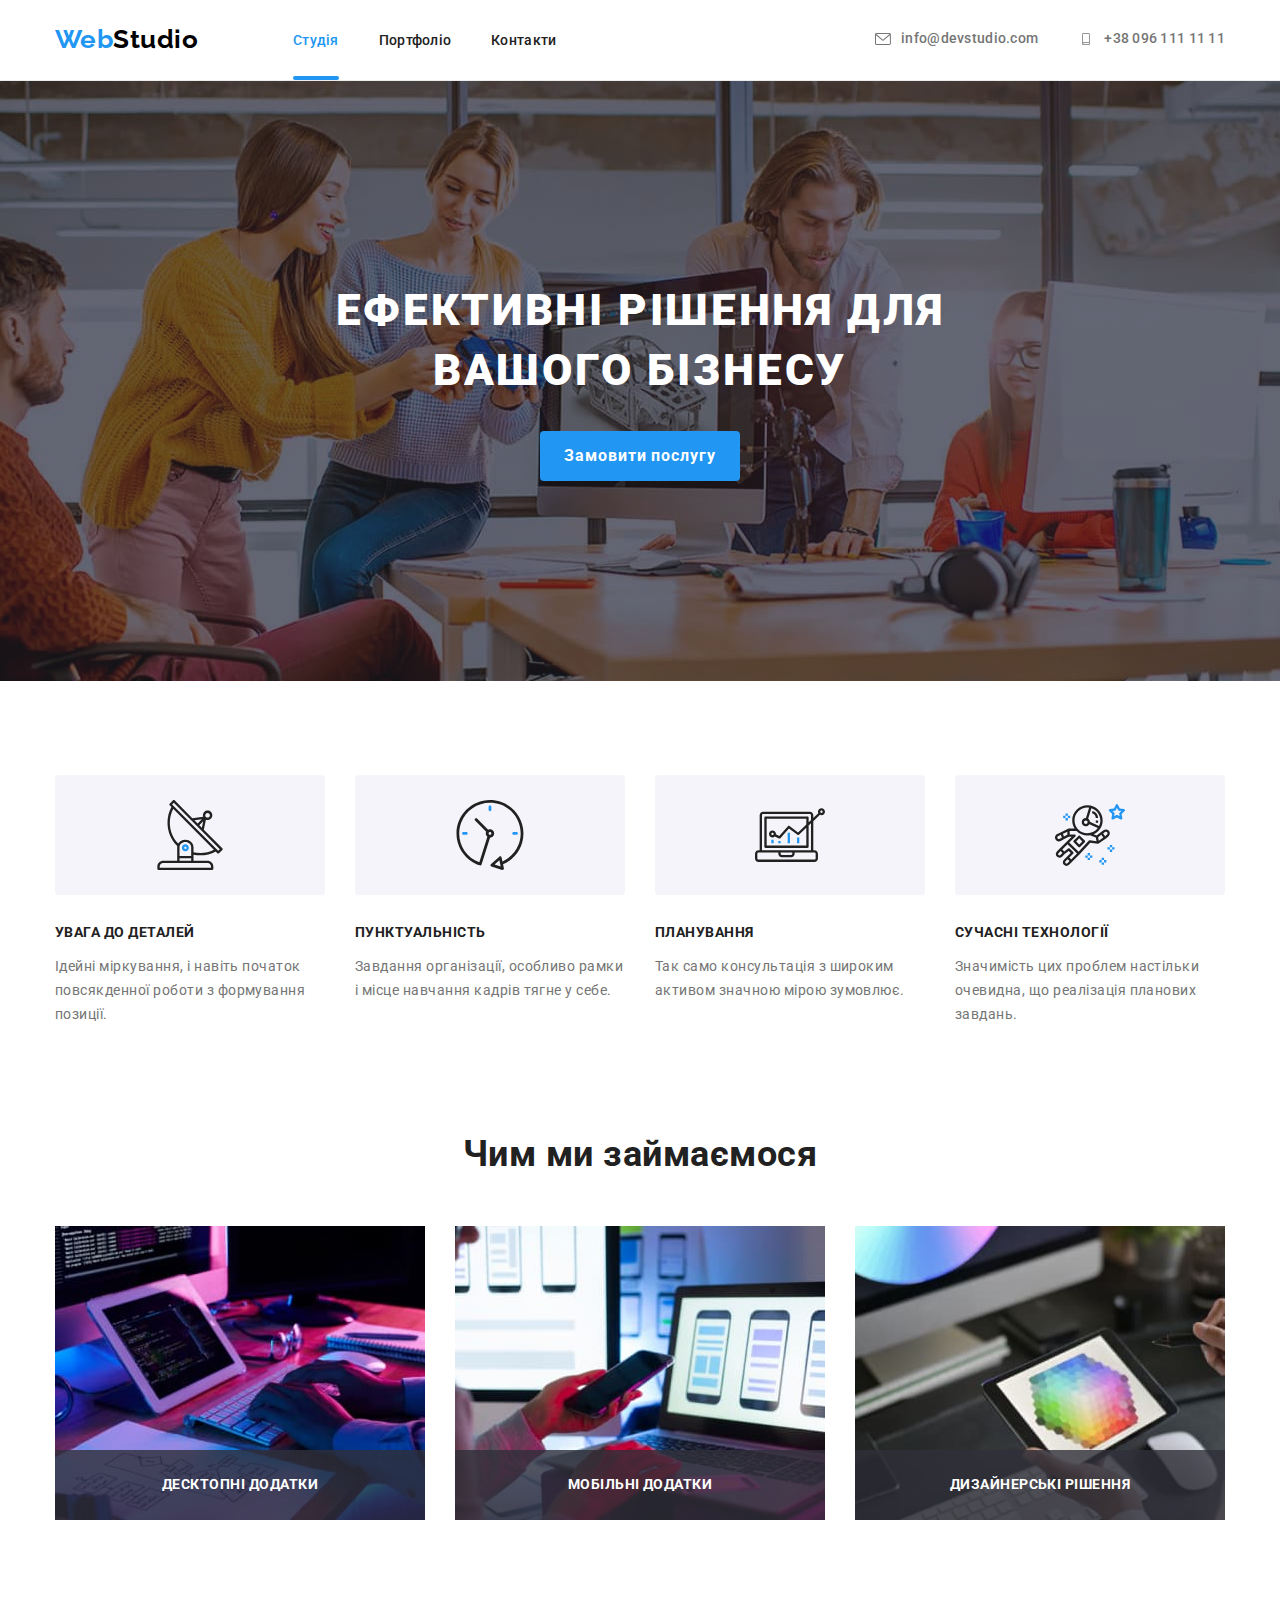
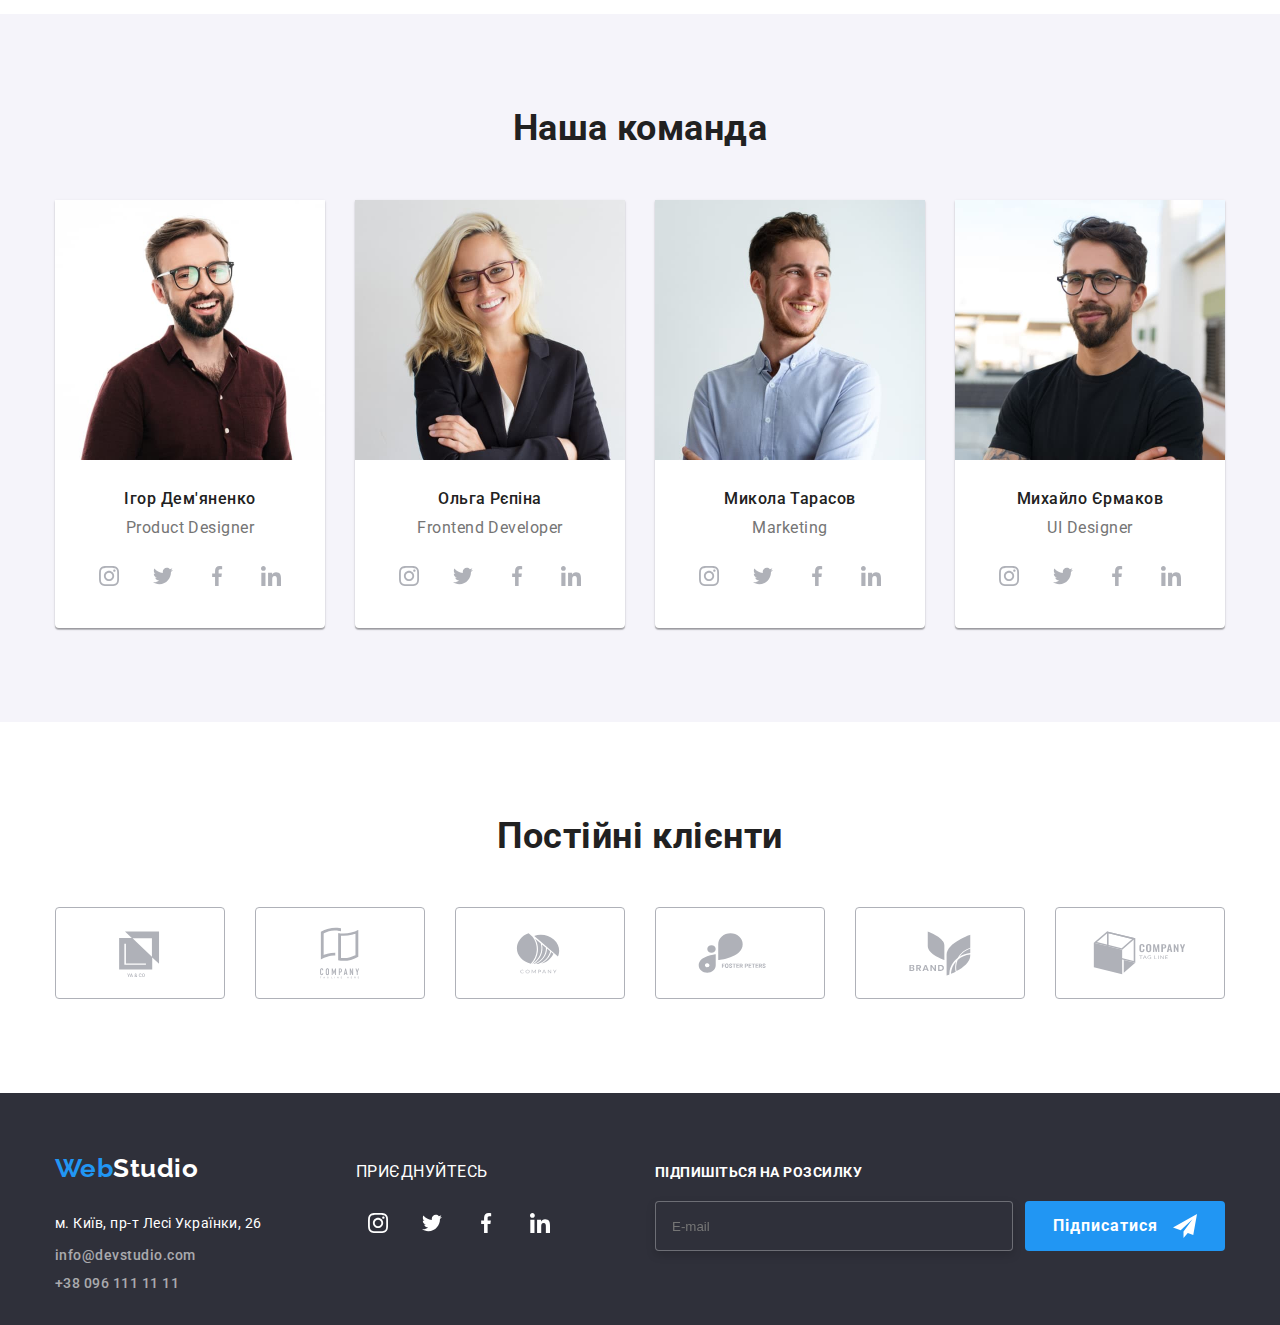
<file: index.html>
<!DOCTYPE html>
<html lang="uk">

<head>
  <meta charset="UTF-8" />
  <meta http-equiv="X-UA-Compatible" content="IE=edge" />
  <meta name="viewport" content="width=device-width, initial-scale=1.0" />
  <title>Студія</title>

  <!-- Fonts -->

  <link rel=" preconnect" href="https://fonts.googleapis.com">
  <link rel="preconnect" href="https://fonts.gstatic.com" crossorigin>
  <link href="https://fonts.googleapis.com/css2?family=Raleway:wght@700&family=Roboto:wght@400;500;700;900&display=swap"
    rel="stylesheet">

  <!-- Normalized styles -->

  <link rel="stylesheet" href="https://cdnjs.cloudflare.com/ajax/libs/modern-normalize/1.1.0/modern-normalize.min.css"
    integrity="sha512-wpPYUAdjBVSE4KJnH1VR1HeZfpl1ub8YT/NKx4PuQ5NmX2tKuGu6U/JRp5y+Y8XG2tV+wKQpNHVUX03MfMFn9Q=="
    crossorigin="anonymous" referrerpolicy="no-referrer" />

  <!-- CSS styles -->

  <link rel="stylesheet" href="./css/styles.css" />

</head>

<body>
  <!-- Шапка сайту-->

  <header class="page-header">
    <div class="container header-nav">
      <a href="./index.html" class="logo-accent link">Web<span class="logo-text">Studio</span></a>
      <nav class="site-nav">
        <ul class="list">
          <li class="item">
            <a href="./index.html" class="link current">Студія</a>
          </li>
          <li class="item"><a href="./portfolio.html" class="link">Портфоліо</a></li>
          <li class="item">
            <a href="" class="link">Контакти</a>
          </li>
        </ul>
      </nav>
      <ul class="list">
        <li class="contact-item">
          <a href="mailto:info@devstudio.com" class="contact link">
            <svg class="contact-icon" width="16" height="12">
              <use href="./images/icons.svg#icon-envelope"></use>
            </svg>
            info@devstudio.com</a>
        </li>
        <li class="contact-item">
          <a href="tel:+380961111111" class="contact link">
            <svg class="contact-icon" width="16" height="12">
              <use href="./images/icons.svg#icon-smartphone"></use>
            </svg>
            +38 096 111 11 11</a>
        </li>
      </ul>
    </div>
  </header>
  <main>
    <!-- Герой -->

    <section class="section hero">
      <div class="container">
        <h1 class="hero-title">
          Ефективні рішення для вашого бізнесу
        </h1>
        <button type="button" class="button primary" data-modal-open>Замовити послугу</button>
      </div>
    </section>

    <!-- Особливості -->

    <section class="section">
      <div class="container">
        <h2 class="visually-hidden">Особливості</h2>
        <ul class="list features">
          <li class="item">
            <div class="features-container">
              <svg class="features-icon" width="70" height="70">
                <use href="./images/icons.svg#icon-antenna"></use>
              </svg>
            </div>
            <h3 class="title">УВАГА ДО ДЕТАЛЕЙ</h3>
            <p class="section-text">
              Ідейні міркування, і навіть початок повсякденної роботи з
              формування позиції.
            </p>
          </li>
          <li class="item">
            <div class="features-container">
              <svg class="features-icon" width="70" height="70">
                <use href="./images/icons.svg#icon-clock"></use>
              </svg>
            </div>
            <h3 class="title">ПУНКТУАЛЬНІСТЬ</h3>
            <p class="section-text">
              Завдання організації, особливо рамки і місце навчання кадрів тягне у себе.
            </p>
          </li>
          <li class="item">
            <div class="features-container">
              <svg class="features-icon" width="70" height="70">
                <use href="./images/icons.svg#icon-diagram"></use>
              </svg>
            </div>
            <h3 class="title">ПЛАНУВАННЯ</h3>
            <p class="section-text">
              Так само консультація з широким активом значною мірою зумовлює.
          </li>
          <li class="item">
            <div class="features-container">
              <svg class="features-icon" width="70" height="70">
                <use href="./images/icons.svg#icon-astronaut"></use>
              </svg>
            </div>
            <h3 class="title">СУЧАСНІ ТЕХНОЛОГІЇ</h3>
            <p class="section-text">
              Значимість цих проблем настільки очевидна, що реалізація планових завдань.
          </li>
        </ul>
      </div>
    </section>

    <!-- Чим ми займаємося -->

    <section class="section work">
      <div class="container">
        <h2 class="heading">Чим ми займаємося</h2>
        <ul class="list work-type">
          <li class="item">
            <div class="work-label">
              <img src="./images/desktopn.jpg" alt="Десктопні додатки" width="370" height="294" />
              <h3 class="label-text">Десктопні додатки</h3>
            </div>
          </li>
          <li class="item">
            <div class="work-label">
              <img src="./images/mobilen.jpg" alt="Мобільні додатки" width="370" height="294" />
              <h3 class="label-text">Мобільні додатки</h3>
            </div>
          </li>
          <li class="item">
            <div class="work-label">
              <img src="./images/designn.jpg" alt="Дизайнерскі проекти" width="370" height="294" />
              <h3 class="label-text">Дизайнерські рішення</h3>
            </div>
          </li>
        </ul>
      </div>
    </section>

    <!-- Команда -->

    <section class="section team">
      <div class="container">
        <h2 class="heading">Наша команда</h2>
        <ul class="list team">

          <li class="team-card">
            <div class="team-card-item">
              <img class="card" src="./images/idemianenko.jpg" alt="Ігор Дем'яненко" width="270" height="260" />
              <div>
                <h3 class="title">
                  Ігор Дем'яненко
                </h3>
                <p lang="en" class="item">Product Designer</p>
              </div>
              <div class="social-container">
                <ul class="list social-item">

                  <li>
                    <a href="" class="social-link">
                      <svg width="20" height="20">
                        <use href="./images/icons.svg#icon-instagram">
                        </use>
                      </svg>
                    </a>
                  </li>

                  <li>
                    <a href="" class="social-link">
                      <svg width="20" height="20">
                        <use href="./images/icons.svg#icon-twitter">
                        </use>
                      </svg>
                    </a>
                  </li>

                  <li>
                    <a href="" class="social-link">
                      <svg width="20" height="20">
                        <use href="./images/icons.svg#icon-facebook">
                        </use>
                      </svg>
                    </a>
                  </li>

                  <li>
                    <a href="" class="social-link">
                      <svg width="20" height="20">
                        <use href="./images/icons.svg#icon-linkedin">
                        </use>
                      </svg>
                    </a>
                  </li>
                </ul>
              </div>
            </div>
          </li>

          <li class="team-card">
            <div class="team-card-item">
              <img class="card" src="./images/orepina.jpg" alt="Ольга Рєпіна" width="270" height="260" />
              <div>
                <h3 class="title">
                  Ольга Рєпіна
                </h3>
                <p lang="en" class="item">Frontend Developer</p>
              </div>
              <div class="social-container">
                <ul class="list social-item">

                  <li>
                    <a href="" class="social-link">
                      <svg width="20" height="20">
                        <use href="./images/icons.svg#icon-instagram">
                        </use>
                      </svg>
                    </a>
                  </li>

                  <li>
                    <a href="" class="social-link">
                      <svg width="20" height="20">
                        <use href="./images/icons.svg#icon-twitter">
                        </use>
                      </svg>
                    </a>
                  </li>

                  <li>
                    <a href="" class="social-link">
                      <svg width="20" height="20">
                        <use href="./images/icons.svg#icon-facebook">
                        </use>
                      </svg>
                    </a>
                  </li>

                  <li>
                    <a href="" class="social-link">
                      <svg width="20" height="20">
                        <use href="./images/icons.svg#icon-linkedin">
                        </use>
                      </svg>
                    </a>
                  </li>
                </ul>
              </div>
            </div>
          </li>

          <li class="team-card">
            <div class="team-card-item">
              <img class="card" src="./images/mtarasov.jpg" alt="Микола Тарасов" width="270" height="260" />
              <div>
                <h3 class="title">
                  Микола Тарасов
                </h3>
                <p lang="en" class="item">Marketing</p>
              </div>
              <div class="social-container">
                <ul class="list social-item">

                  <li>
                    <a href="" class="social-link">
                      <svg width="20" height="20">
                        <use href="./images/icons.svg#icon-instagram">
                        </use>
                      </svg>
                    </a>
                  </li>

                  <li>
                    <a href="" class="social-link">
                      <svg width="20" height="20">
                        <use href="./images/icons.svg#icon-twitter">
                        </use>
                      </svg>
                    </a>
                  </li>

                  <li>
                    <a href="" class="social-link">
                      <svg width="20" height="20">
                        <use href="./images/icons.svg#icon-facebook">
                        </use>
                      </svg>
                    </a>
                  </li>

                  <li>
                    <a href="" class="social-link">
                      <svg width="20" height="20">
                        <use href="./images/icons.svg#icon-linkedin">
                        </use>
                      </svg>
                    </a>
                  </li>
                </ul>
              </div>

            </div>
          </li>

          <li class="team-card">
            <div class="team-card-item">
              <img class="card" src="./images/myermakov.jpg" alt="Михайло Єрмаков" width="270" height="260" />
              <div>
                <h3 class="title">
                  Михайло Єрмаков
                </h3>
                <p lang="en" class="item">UI Designer</p>
              </div>
              <div class="social-container">
                <ul class="list social-item">

                  <li>
                    <a href="" class="social-link">
                      <svg width="20" height="20">
                        <use href="./images/icons.svg#icon-instagram">
                        </use>
                      </svg>
                    </a>
                  </li>

                  <li>
                    <a href="" class="social-link">
                      <svg width="20" height="20">
                        <use href="./images/icons.svg#icon-twitter">
                        </use>
                      </svg>
                    </a>
                  </li>

                  <li>
                    <a href="" class="social-link">
                      <svg width="20" height="20">
                        <use href="./images/icons.svg#icon-facebook">
                        </use>
                      </svg>
                    </a>
                  </li>

                  <li>
                    <a href="" class="social-link">
                      <svg width="20" height="20">
                        <use href="./images/icons.svg#icon-linkedin">
                        </use>
                      </svg>
                    </a>
                  </li>
                </ul>
              </div>
            </div>
          </li>
        </ul>
      </div>
    </section>

    <!-- Постійні клієнти -->

    <section class="section">
      <div class="container">
        <h2 class="heading">Постійні клієнти</h2>
        <ul class="clients list">
          <li>
            <a href="" class="clients-link link">
              <svg class="clients-icon" width="106" height="60">
                <use href="./images/icons.svg#icon-yaco">
                </use>
              </svg>
            </a>
          </li>
          <li>
            <a href="" class="clients-link link">
              <svg class="clients-icon" width="106" height="60">
                <use href="./images/icons.svg#icon-taglinehere">
                </use>
              </svg>
            </a>
          </li>
          <li>
            <a href="" class="clients-link link">
              <svg class="clients-icon" width="106" height="60">
                <use href="./images/icons.svg#icon-company">
                </use>
              </svg>
            </a>
          </li>
          <li>
            <a href="" class="clients-link link">
              <svg class="clients-icon" width="106" height="60">
                <use href="./images/icons.svg#icon-foster">
                </use>
              </svg>
            </a>
          </li>
          <li>
            <a href="" class="clients-link link">
              <svg class="clients-icon" width="106" height="60">
                <use href="./images/icons.svg#icon-brand">
                </use>
              </svg>
            </a>
          </li>
          <li>
            <a href="" class="clients-link link">
              <svg class="clients-icon" width="106" height="60">
                <use href="./images/icons.svg#icon-companytagline">
                </use>
              </svg>
            </a>
          </li>
        </ul>
      </div>
    </section>
  </main>

  <!-- Підвал -->

  <footer class="footer-bcg">
    <div class="container footer">
      <div>
        <a href="./index.html" class="logo-accent link">Web<span class="logo-item">Studio</span></a>
        <address class="contacts">
          <ul class="list">
            <li class="item"><a href="https://goo.gl/maps/v6efsquLe5E1oQyRA" target="_blank"
                rel="noopener noreferrer nofollow" class="contact-map link">м. Київ,
                пр-т Лесі Українки, 26</a></li>
            <li class="item"><a href="mailto:info@devstudio.com" class="contact accent link">info@devstudio.com</a>
            </li>
            <li class="item"><a href="tel:+380961111111" class="contact accent link">+38 096 111 11 11</a></li>
          </ul>
        </address>
      </div>
      <div class="social-footer">
        <p class="social-text">приєднуйтесь</p>
        <ul class="list social-item">
          <li>
            <a href="" class="social-link">
              <svg width="20" height="20">
                <use href="./images/icons.svg#icon-instagram">
                </use>
              </svg>
            </a>
          </li>
          <li>
            <a href="" class="social-link">
              <svg width="20" height="20">
                <use href="./images/icons.svg#icon-twitter">
                </use>
              </svg>
            </a>
          </li>
          <li>
            <a href="" class="social-link">
              <svg width="20" height="20">
                <use href="./images/icons.svg#icon-facebook">
                </use>
              </svg>
            </a>
          </li>
          <li>
            <a href="" class="social-link">
              <svg width="20" height="20">
                <use href="./images/icons.svg#icon-linkedin">
                </use>
              </svg>
            </a>
          </li>
        </ul>
      </div>

      <div class="form-footer">
        <form name="email">
          <div class="email-text">
            <label class="form-email-text" for="email">Підпишіться на розсилку</label>
          </div>

          <div class="form-email">
            <input class="input-footer" type="email" name="email" id="email" placeholder="E-mail" />
          </div>
        </form>
        <button class="button send-button" type="submit">Підписатися
          <svg class="send-icon" width="24" height="24">
            <use href="./images/icons.svg#icon-send"></use>
          </svg>
        </button>
      </div>

    </div>
  </footer>

  <!-- Модальне вікно з формами -->

  <div class="backdrop is-hidden" data-modal>

    <div class="modal">
      <div class="modal-container">

        <button class="modal-btn" type="button" data-modal-close>
          <svg width="18" height="18">
            <use href="./images/icons.svg#icon-close_black">
            </use>
          </svg>
        </button>

        <h2 class="modal-text">Залиште свої дані, ми вам передзвонимо</h2>

        <form name="contact-form" autocomplete="on" novalidate>

          <label class="form-label" for="user-name">Ім'я</label>
          <div class="form-box">
            <input class="form-input" id="user-name" name="user-name" type="text" />
            <svg class="form-icon" width="18" height="18">
              <use href="./images/icons.svg#icon-user"></use>
            </svg>
          </div>

          <label class="form-label" for="phone">Телефон</label>
          <div class="form-box">
            <input class="form-input" type="tel" name="phone" id="phone" />
            <svg class="form-icon" width="18" height="18">
              <use href="./images/icons.svg#icon-phone"></use>
            </svg>
          </div>

          <label class="form-label" for="user-email">Пошта</label>
          <div class="form-box">
            <input class="form-input" type="email" name="user-email" id="user-email" />
            <svg class="form-icon" width="18" height="18">
              <use href="./images/icons.svg#icon-email"></use>
            </svg>
          </div>

          <label class="form-label" for="comment">Коментар</label>
          <div class="textarea">
            <textarea class="form-textarea" name="comment" id="comment" placeholder="Введіть текст"></textarea>
          </div>

          <div class="form__check">
            <input class="check__input" id="terms-checkbox" type="checkbox" name="terms-checkbox" />
            <svg class="check__icon" width="18" height="18">
              <use href="./images/icons.svg#icon-check"></use>
            </svg>
            <label class="check" for="terms-checkbox">Погоджуюся з розсилкою та приймаю <a href=""
                class="check__link link">Умови
                договору</a>
            </label>
          </div>

          <button class="button primary form-submit" type="submit">Відправити
          </button>
        </form>
      </div>
    </div>
  </div>


  <script src="./js/modal.js"></script>
</body>

</html>
</file>
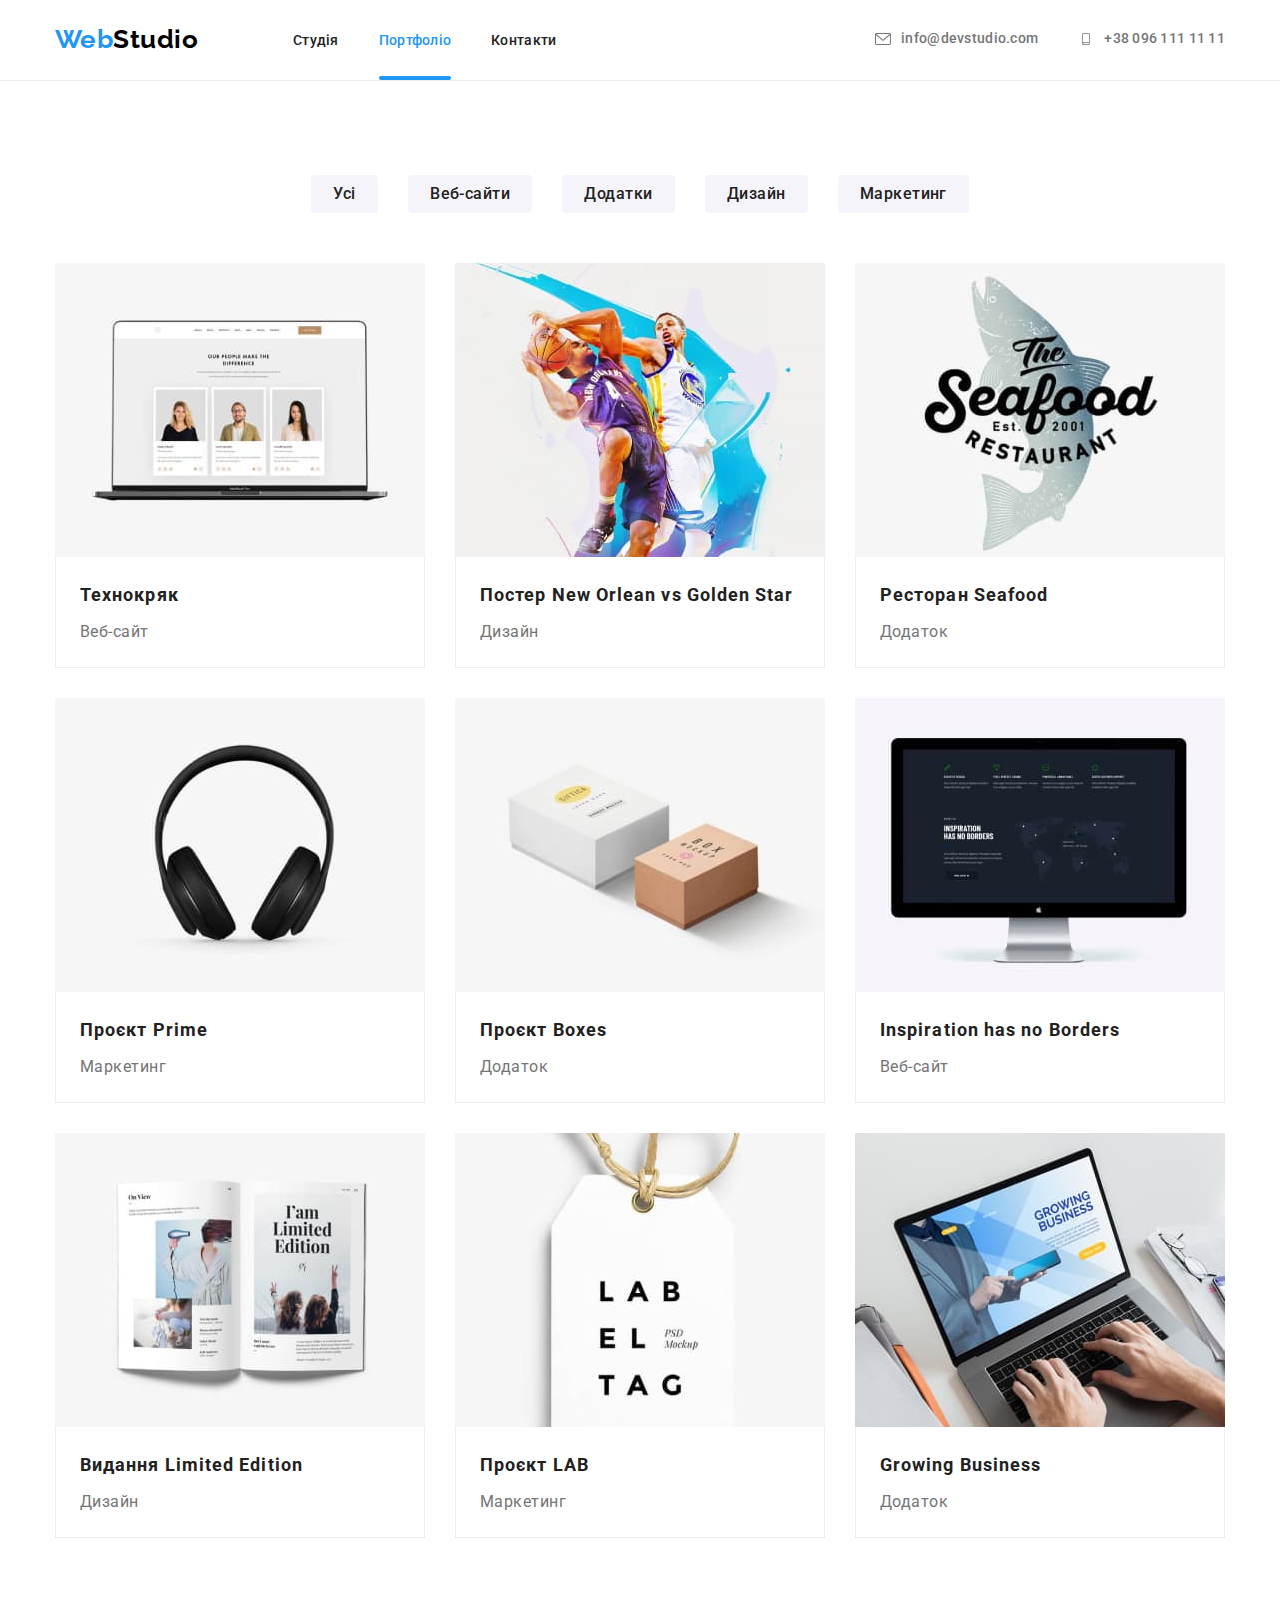
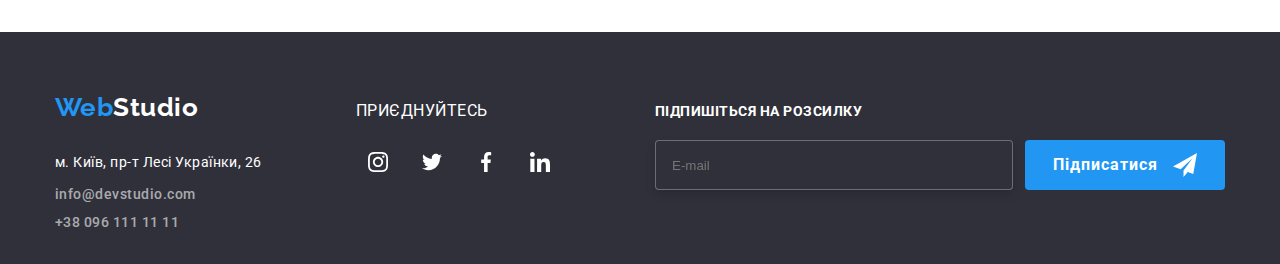
<file: portfolio.html>
<!DOCTYPE html>
<html lang="uk">

<head>
    <meta charset="UTF-8">
    <meta http-equiv="X-UA-Compatible" content="IE=edge">
    <meta name="viewport" content="width=device-width, initial-scale=1.0">
    <title>Портфоліо</title>

    <!-- Fonts -->

    <link rel=" preconnect" href="https://fonts.googleapis.com">
    <link rel="preconnect" href="https://fonts.gstatic.com" crossorigin>
    <link
        href="https://fonts.googleapis.com/css2?family=Raleway:wght@700&family=Roboto:wght@400;500;700;900&display=swap"
        rel="stylesheet">

    <!-- Normalized styles -->

    <link rel="stylesheet" href="https://cdnjs.cloudflare.com/ajax/libs/modern-normalize/1.1.0/modern-normalize.min.css"
        integrity="sha512-wpPYUAdjBVSE4KJnH1VR1HeZfpl1ub8YT/NKx4PuQ5NmX2tKuGu6U/JRp5y+Y8XG2tV+wKQpNHVUX03MfMFn9Q=="
        crossorigin="anonymous" referrerpolicy="no-referrer" />

    <!-- CSS styles -->

    <link rel="stylesheet" href="./css/styles.css" />
</head>

<body>
    <!-- Шапка сайту-->

    <header class="page-header">
        <div class="container header-nav">
            <a href="./index.html" class="logo-accent link">Web<span class="logo-text">Studio</span></a>
            <nav class="site-nav">
                <ul class="list">
                    <li class="item">
                        <a href="./index.html" class="link">Студія</a>
                    </li>
                    <li class="item"><a href="./portfolio.html" class="link current">Портфоліо</a></li>
                    <li class="item">
                        <a href="" class="link">Контакти</a>
                    </li>
                </ul>
            </nav>
            <ul class="list">
                <li class="contact-item">
                    <a href="mailto:info@devstudio.com" class="contact link">
                        <svg class="contact-icon" width="16" height="12">
                            <use href="./images/icons.svg#icon-envelope"></use>
                        </svg>
                        info@devstudio.com</a>
                </li>
                <li class="contact-item">
                    <a href="tel:+380961111111" class="contact link">
                        <svg class="contact-icon" width="16" height="12">
                            <use href="./images/icons.svg#icon-smartphone"></use>
                        </svg>
                        +38 096 111 11 11</a>
                </li>
            </ul>
        </div>
    </header>
    <main>

        <!-- Герой -->

        <section class="section">
            <div class="container">
                <h1 class="visually-hidden">Фільтри</h1>
                <ul class="list filters">
                    <li>
                        <button type="button" class="button secondary">Усі</button>
                    </li>
                    <li>
                        <button type="button" class="button secondary">Веб-сайти</button>
                    </li>
                    <li>
                        <button type="button" class="button secondary">Додатки</button>
                    </li>
                    <li>
                        <button type="button" class="button secondary">Дизайн</button>
                    </li>
                    <li>
                        <button type="button" class="button secondary">Маркетинг</button>
                    </li>
                </ul>

                <h2 class="visually-hidden section-title">Портфоліо</h2>
                <ul class="list projects-list">
                    <li class="projects">
                        <div class="projects-thumb">
                            <img src="./images/tkriak.jpg" alt="Технокряк" width="370" height="294" />

                            <p class="prj-text">Ресурс пропонує комплексні пропозиції з різним рівнем функціоналу
                                та сервісів. Все це
                                дозволить відвідувачу отримати вичерпні відомості про компанію чи приватну особу.</p>

                        </div>

                        <div class="description">
                            <h3 class="title">
                                Технокряк
                            </h3>
                            <p class="projects-item">Веб-сайт</p>
                        </div>
                    </li>
                    <li class="projects">
                        <div class="projects-thumb">
                            <img src="./images/norlean.jpg" alt="Постер New Orlean vs Golden Star" width="370"
                                height="294" />

                            <p class="prj-text">Ресурс пропонує комплексні пропозиції з різним рівнем функціоналу
                                та сервісів. Все це
                                дозволить відвідувачу отримати вичерпні відомості про компанію чи приватну особу.</p>
                        </div>

                        <div class="description">
                            <h3 class="title">
                                Постер <span lang="en">New Orlean vs Golden Star</span>
                            </h3>
                            <p class="projects-item">Дизайн</p>
                        </div>
                    </li>
                    <li class="projects">
                        <div class="projects-thumb">
                            <img src="./images/sfood.jpg" alt="Ресторан Seafood" width="370" height="294" />

                            <p class="prj-text">Ресурс пропонує комплексні пропозиції з різним рівнем функціоналу
                                та сервісів. Все це
                                дозволить відвідувачу отримати вичерпні відомості про компанію чи приватну особу.</p>
                        </div>

                        <div class="description">
                            <h3 class="title">
                                Ресторан <span lang="en">Seafood</span>
                            </h3>
                            <p class="projects-item">Додаток</p>
                        </div>
                    </li>
                    <li class="projects">
                        <div class="projects-thumb">
                            <img src="./images/primen.jpg" alt="Проєкт Prime" width="370" height="294" />

                            <p class="prj-text">Ресурс пропонує комплексні пропозиції з різним рівнем функціоналу
                                та сервісів. Все це
                                дозволить відвідувачу отримати вичерпні відомості про компанію чи приватну особу.</p>
                        </div>

                        <div class="description">
                            <h3 class="title">
                                Проєкт <span lang="en">Prime</span>
                            </h3>
                            <p class="projects-item">Маркетинг</p>
                        </div>
                    </li>
                    <li class="projects">
                        <div class="projects-thumb">
                            <img src="./images/boxesn.jpg" alt="Проєкт Boxes" width="370" height="294" />

                            <p class="prj-text">Ресурс пропонує комплексні пропозиції з різним рівнем функціоналу
                                та сервісів. Все це
                                дозволить відвідувачу отримати вичерпні відомості про компанію чи приватну особу.</p>
                        </div>

                        <div class="description">
                            <h3 class="title">
                                Проєкт <span lang="en">Boxes</span>
                            </h3>
                            <p class="projects-item">Додаток</p>
                        </div>
                    </li>
                    <li class="projects">
                        <div class="projects-thumb">
                            <img src="./images/inspirationn.jpg" alt="Inspiration has no Borders" width="370"
                                height="294" />

                            <p class="prj-text">Ресурс пропонує комплексні пропозиції з різним рівнем функціоналу
                                та сервісів. Все це
                                дозволить відвідувачу отримати вичерпні відомості про компанію чи приватну особу.</p>
                        </div>


                        <div class="description">
                            <h3 lang="en" class="title">
                                Inspiration has no Borders
                            </h3>
                            <p class="projects-item">Веб-сайт</p>
                        </div>
                    </li>
                    <li class="projects">
                        <div class="projects-thumb">
                            <img src="./images/limited.jpg" alt="Видання Limited Edition" width="370" height="294" />

                            <p class="prj-text">Ресурс пропонує комплексні пропозиції з різним рівнем функціоналу
                                та сервісів. Все це
                                дозволить відвідувачу отримати вичерпні відомості про компанію чи приватну особу.</p>
                        </div>

                        <div class="description">
                            <h3 class="title">
                                Видання <span lang="en">Limited Edition</span>
                            </h3>
                            <p class="projects-item">Дизайн</p>
                        </div>
                    </li>
                    <li class="projects">
                        <div class="projects-thumb">
                            <img src="./images/labn.jpg" alt="Проєкт LAB" width="370" height="294" />

                            <p class="prj-text">Ресурс пропонує комплексні пропозиції з різним рівнем функціоналу
                                та сервісів. Все це
                                дозволить відвідувачу отримати вичерпні відомості про компанію чи приватну особу.</p>
                        </div>


                        <div class="description">
                            <h3 class="title">
                                Проєкт <span lang="en">LAB</span>
                            </h3>
                            <p class="projects-item">Маркетинг</p>
                        </div>
                    </li>
                    <li class="projects">
                        <div class="projects-thumb">
                            <img src="./images/gbusiness.jpg" alt="Growing Business" width="370" height="294" />

                            <p class="prj-text">Ресурс пропонує комплексні пропозиції з різним рівнем функціоналу
                                та сервісів. Все це
                                дозволить відвідувачу отримати вичерпні відомості про компанію чи приватну особу.</p>
                        </div>


                        <div class="description">
                            <h3 lang="en" class="title">
                                Growing Business
                            </h3>
                            <p class="projects-item">Додаток</p>
                        </div>
                    </li>
                </ul>
            </div>
        </section>
    </main>
    <footer class="footer-bcg">
        <div class="container footer">
            <div>
                <a href="./index.html" class="logo-accent link">Web<span class="logo-item">Studio</span></a>
                <address class="contacts">
                    <ul class="list">
                        <li class="item"><a href="https://goo.gl/maps/v6efsquLe5E1oQyRA" target="_blank"
                                rel="noopener noreferrer nofollow" class="contact-map link">м. Київ,
                                пр-т Лесі Українки, 26</a></li>
                        <li class="item"><a href="mailto:info@devstudio.com"
                                class="contact accent link">info@devstudio.com</a>
                        </li>
                        <li class="item"><a href="tel:+380961111111" class="contact accent link">+38 096 111 11 11</a>
                        </li>
                    </ul>
                </address>
            </div>
            <div class="social-footer">
                <p class="social-text">приєднуйтесь</p>
                <ul class="list social-item">
                    <li>
                        <a href="" class="social-link">
                            <svg width="20" height="20">
                                <use href="./images/icons.svg#icon-instagram">
                                </use>
                            </svg>
                        </a>
                    </li>
                    <li>
                        <a href="" class="social-link">
                            <svg width="20" height="20">
                                <use href="./images/icons.svg#icon-twitter">
                                </use>
                            </svg>
                        </a>
                    </li>
                    <li>
                        <a href="" class="social-link">
                            <svg width="20" height="20">
                                <use href="./images/icons.svg#icon-facebook">
                                </use>
                            </svg>
                        </a>
                    </li>
                    <li>
                        <a href="" class="social-link">
                            <svg width="20" height="20">
                                <use href="./images/icons.svg#icon-linkedin">
                                </use>
                            </svg>
                        </a>
                    </li>
                </ul>
            </div>

            <div class="form-footer">
                <form name="email">
                    <div class="email-text">
                        <label class="form-email-text" for="email">Підпишіться на розсилку</label>
                    </div>

                    <div class="form-email">
                        <input class="input-footer" type="email" name="email" id="email" placeholder="E-mail" />
                    </div>
                </form>
                <button class="button send-button" type="submit">Підписатися
                    <svg class="send-icon" width="24" height="24">
                        <use href="./images/icons.svg#icon-send"></use>
                    </svg>
                </button>
            </div>

        </div>
    </footer>
</body>

</html>
</file>
<file: css/styles.css>
html {
  box-sizing: border-box;
}

:root {
  --primary-text-color: #757575;
  --secondary-text-color: #ffffff;
  --accent-color: #2196f3;
  --logo-text-color: #000000;
  --primary-bcg-color: #ffffff;
  --footer-text-color: rgba(255, 255, 255, 0.6);
  --section-bcg-color: #f5f5f5;
  --title-text-color: #212121;
  --secondary-bcg-color: #2f303a;
  --button-order-active: #188ce8;
  --button-primary-shadow: rgba(0, 0, 0, 0.15);
  --tertiary-bcg-color: #f5f4fa;
  --icon-text: #afb1b8;
  --border-color: #ececec;
  --projects-border-color: #eeeeee;
  --transition-time-function: cubic-bezier(0.4, 0, 0.2, 1);
  --modal-bcg-overlay-color: rgba(0, 0, 0, 0.2);
  --work-label-bcg-color: rgba(47, 48, 58, 0.8);
  --modal-button-border: rgba(0, 0, 0, 0.1);
  --input-border-color: rgba(33, 33, 33, 0.2);
  --form-comment-color: rgba(117, 117, 117, 0.5);
  --footer-border-color: rgba(255, 255, 255, 0.3);
}

body {
  margin: 0;
  background-color: var(--primary-bcg-color);
  color: var(--primary-text-color);
  font-family: Roboto, sans-serif;
  letter-spacing: 0.03em;
}

/* Utilities */

*,
*::before,
*::after {
  box-sizing: inherit;
}

h1,
h2,
h3,
h4,
h5,
h6,
p {
  margin-top: 0;
  max-width: 100%;
  height: auto;
}

img {
  display: block;
}

.list {
  display: flex;
  margin: 0;
  margin-left: auto;
  padding-left: 0;
  align-items: center;
  list-style: none;
}

.link {
  text-decoration: none;
  transition: color 250ms var(--transition-time-function);
}

.container {
  width: 1200px;
  padding-left: 15px;
  padding-right: 15px;
  margin-left: auto;
  margin-right: auto;
}

.visually-hidden {
  position: absolute;
  white-space: nowrap;
  width: 1px;
  height: 1px;
  overflow: hidden;
  border: 0;
  padding: 0;
  clip: rect(0 0 0 0);
  clip-path: inset(50%);
  margin: -1px;
}

.button {
  display: inline-block;
  border-radius: 4px;
  border: transparent;
  padding: 10px 24px;
  min-width: 67px;
  background-color: var(--accent-color);
  color: var(--secondary-text-color);
  cursor: pointer;
  font-family: inherit;
  text-align: center;
}

/* Page header */

.page-header {
  border-bottom: 1px solid var(--border-color);
}

.header-nav {
  display: flex;
  padding-top: 24px;
  padding-bottom: 25px;
  align-items: center;
}

/* Logo */

.logo-accent {
  width: 145px;
  color: var(--accent-color);
  font-family: Raleway, sans-serif;
  font-weight: 700;
  font-size: 26px;
  line-height: 1.19;
  letter-spacing: inherit;
}

.logo-text {
  color: var(--logo-text-color);
}

/* Navigation */

.site-nav .item:first-child {
  margin-left: 93px;
}

.site-nav .item {
  display: block;
  min-width: 45px;
}

.site-nav .list {
  display: flex;
}

.site-nav .item:not(:last-child) {
  margin-right: 40px;
}

.site-nav .link {
  color: var(--title-text-color);
  font-weight: 500;
  font-size: 14px;
  line-height: 1.14;
  letter-spacing: 0.02em;
}

.site-nav .link:hover,
.site-nav .link:focus {
  color: var(--accent-color);
  transition: color 250ms var(--transition-time-function);
}

.site-nav .link.current {
  position: relative;
  bottom: 0;
  left: 0;
  padding: 32px 0;
  color: var(--accent-color);
}

.site-nav .link.current:after {
  position: absolute;
  bottom: 0;
  left: 0;
  content: '';
  width: 100%;
  height: 4px;
  border-radius: 2px;
  background-color: var(--accent-color);
}

/* Address */

.header-nav .contact-item + .contact-item {
  margin-left: 40px;
}

.contact {
  display: flex;
  margin-left: auto;
  justify-content: center;
  align-items: center;
  min-width: 135px;
  color: var(--primary-text-color);
  font-weight: 500;
  font-size: 14px;
  line-height: 1.14;
  letter-spacing: 0.02em;
}

.contact:hover,
.contact:focus {
  color: var(--accent-color);
  transition: color 250ms var(--transition-time-function);
}

.contact-icon {
  margin-right: 10px;
  fill: currentColor;
}

.contact-icon:hover,
.contact-icon.focus {
  fill: currentColor;
  transition: fill 250ms var(--transition-time-function);
}

/* Hero */

.section.hero {
  max-width: 1600px;
  max-height: 600px;
  margin-left: auto;
  margin-right: auto;
  padding-top: 200px;
  padding-bottom: 200px;
  background-image: linear-gradient(
      to right,
      rgba(47, 48, 58, 0.4),
      rgba(47, 48, 58, 0.4)
    ),
    url('../images/herobackpicture.jpg');
  background-repeat: no-repeat;
  background-position: center;
  background-size: cover;
}

.hero {
  background-color: var(--secondary-bcg-color);
  color: var(--secondary-text-color);
  text-align: center;
}

.hero-title {
  display: block;
  margin-left: auto;
  margin-right: auto;
  margin-bottom: 30px;
  width: 696px;
  color: var(--secondary-color);
  font-weight: 900;
  font-size: 44px;
  line-height: 1.36;
  letter-spacing: 0.06em;
  text-transform: uppercase;
}

.button.primary {
  font-weight: 700;
  font-size: 16px;
  line-height: 1.88;
  letter-spacing: 0.06em;
}

.button.primary:hover,
.button.primary:focus {
  background-color: var(--button-order-active);
  transition: background-color 250ms var(--transition-time-function);
  box-shadow: 0px 4px 4px var(--button-primary-shadow);
}

/* Features */

.section {
  padding: 94px 0;
}

.features {
  display: flex;
  flex-wrap: wrap;
  column-gap: 30px;
  row-gap: 10px;
  align-items: flex-start;
}

.features .item {
  flex-basis: calc((100% - 90px) / 4);
}

.features-container {
  margin-bottom: 30px;
  width: 270px;
  height: 120px;
  border-radius: 4px;
  background-color: var(--tertiary-bcg-color);
}

.features-icon {
  margin: 25px 100px;
}

.title {
  color: var(--title-text-color);
  font-weight: 700;
  font-size: 14px;
  line-height: 1.14;
  text-transform: uppercase;
}

.heading {
  margin-bottom: 50px;
  color: var(--title-text-color);
  font-weight: 700;
  font-size: 36px;
  line-height: 1.16;
  text-align: center;
}

.section-text {
  font-size: 14px;
  line-height: 1.71;
}

/* What we do */

.work {
  padding-top: 0;
}

.work-type {
  display: flex;
  flex-wrap: wrap;
  column-gap: 30px;
}

.work-type .item {
  flex-basis: calc((100% - 90px) / 3);
}

.work-label {
  position: relative;
}

.label-text {
  position: absolute;
  content: '';
  bottom: 0;
  display: flex;
  justify-content: center;
  align-items: center;
  margin-bottom: 0;
  width: 100%;
  height: 70px;
  color: var(--secondary-text-color);
  background-color: var(--work-label-bcg-color);
  font-weight: 700;
  font-size: 14px;
  line-height: 1.14;
  text-transform: uppercase;
}

/* Team */

.section.team {
  background-color: var(--tertiary-bcg-color);
}

.team {
  display: flex;
  flex-wrap: wrap;
  column-gap: 30px;
  text-align: center;
}

.team-card {
  flex-basis: calc((100% - 90px) / 4);
  border-radius: 0px 0px 4px 4px;
  background-color: var(--primary-bcg-color);
  box-shadow: 0px 1px 3px rgba(0, 0, 0, 0.12), 0px 1px 1px rgba(0, 0, 0, 0.14),
    0px 2px 1px rgba(0, 0, 0, 0.2);
}

.card {
  margin-bottom: 30px;
}

.team-card .title {
  margin-bottom: 10px;
  font-weight: 500;
  font-size: 16px;
  line-height: 1.18;
  text-transform: none;
}

.team-card-item {
  margin-bottom: 0;
  font-size: 16px;
  line-height: 1.18;
}

.social-container {
  margin: 0 32px 30px 32px;
  min-width: 206px;
  min-height: 44px;
  align-items: center;
  justify-content: center;
}

.social-link {
  display: flex;
  width: 44px;
  height: 44px;
  justify-content: center;
  align-items: center;
  border-radius: 50%;
  fill: var(--icon-text);
  transition: fill 250ms var(--transition-time-function);
}

.team .social-item {
  justify-content: center;
}

.social-item {
  gap: 10px;
}

.social-link:hover {
  fill: var(--secondary-text-color);
  background-color: var(--accent-color);
  transition: background-color 250ms var(--transition-time-function),
    fill 250ms var(--transition-time-function);
}

/* Our clients */

.clients {
  display: flex;
  flex-wrap: wrap;
  column-gap: 30px;
  margin-left: auto;
  margin-right: auto;
  justify-content: center;
  align-items: center;
}

.clients-link {
  display: flex;
  flex-basis: calc((100% - 150px) / 6);
  padding: 16px 32px;
  width: 170px;
  height: 92px;
  border: 1px solid var(--icon-text);
  border-radius: 4px;
  color: var(--icon-text);
}

.clients-link:hover,
.clients-link:focus {
  border: 1px solid var(--accent-color);
  color: var(--accent-color);
  transition: border 250ms var(--transition-time-function),
    color 250ms var(--transition-time-function);
}

.clients-icon {
  fill: currentColor;
}

/* Footer */

.footer-bcg {
  background-color: var(--secondary-bcg-color);
}

.footer {
  display: flex;
  align-items: baseline;
}

.footer .contact {
  display: block;
  margin-left: auto;
  min-width: 135px;
  color: var(--primary-text-color);
  font-weight: 500;
  font-size: 14px;
  line-height: 1.14;
  letter-spacing: 0.02em;
}

.contacts .list {
  display: block;
}

.social-svg {
  margin-left: 70px;
  width: 206px;
  height: 80px;
}

.container.footer {
  padding-top: 60px;
  padding-bottom: 60px;
}

.logo-item {
  color: var(--secondary-text-color);
}

.contacts {
  width: 231px;
  height: 81px;
  font-style: normal;
  font-size: 14px;
  line-height: 1.71;
}

.footer-bcg .item:not(:last-child) {
  padding-bottom: 12px;
}

.footer-bcg .item:first-child {
  padding-top: 28px;
}

.contact-map {
  color: var(--secondary-text-color);
}

.contact.accent {
  color: var(--footer-text-color);
  letter-spacing: inherit;
}

/* Social */

.social-footer {
  margin-left: 70px;
  color: var(--secondary-text-color);
}

.social-text {
  margin-bottom: 20px;
  text-transform: uppercase;
}

.social-footer .social-link {
  fill: var(--secondary-text-color);
}

/* Form footer Email input */

.form-footer {
  display: flex;
  gap: 12px;
  margin-left: auto;
  justify-content: center;
  align-items: flex-end;
}

.email-text {
  margin-bottom: 20px;
}

.form-email-text {
  font-weight: 700;
  font-size: 14px;
  line-height: 1.14;
  text-transform: uppercase;
  letter-spacing: inherit;
  color: var(--secondary-text-color);
}

.form-email-text::placeholder {
  font-size: 16px;
  line-height: 1.25;
  color: var(--footer-text-color);
}
.input-footer {
  padding-top: 15px;
  padding-bottom: 15px;
  padding-left: 16px;
  width: 358px;
  height: 50px;
  outline: none;
  resize: none;
  background-color: var(--secondary-bcg-color);
  border: 1px solid var(--footer-border-color);
  filter: drop-shadow(0px 4px 4px rgba(0, 0, 0, 0.15));
  border-radius: 4px;
  color: var(--secondary-text-color);
}

.button.send-button {
  display: flex;
  gap: 10px;
  width: 200px;
  height: 50px;
  justify-content: space-evenly;
  align-items: center;
  font-weight: 700;
  font-size: 16px;
  line-height: 1.87;
  letter-spacing: 0.06em;
  color: var(--secondary-text-color);
}

.send-icon {
  fill: var(--secondary-text-color);
}

/* Page Portfolio */

/* Filter buttons */

.list.filters {
  display: flex;
  justify-content: center;
  margin-bottom: 50px;
  gap: 30px;
}

.secondary {
  padding: 6px 22px;
  background-color: var(--tertiary-bcg-color);
  color: var(--title-text-color);
  font-weight: 500;
  font-size: 16px;
  line-height: 1.62;
  letter-spacing: inherit;
}

.button.secondary:hover,
.button.secondary:focus {
  background: var(--accent-color);
  color: var(--secondary-text-color);
  box-shadow: 0px 3px 1px rgba(0, 0, 0, 0.1), 0px 1px 2px rgba(0, 0, 0, 0.08),
    0px 2px 2px rgba(0, 0, 0, 0.12);
  transition: background-color 250ms var(--transition-time-function),
    color 250ms var(--transition-time-function),
    box-shadow 250ms var(--transition-time-function);
}

/* Projects */

.projects {
  background-color: var(--primary-bcg-color);
  text-align: left;
  transition: box-shadow 250ms var(--transition-time-function);
}

.projects-list {
  display: flex;
  flex-wrap: wrap;
  column-gap: 30px;
  row-gap: 30px;
}

.projects-list .projects {
  flex-basis: calc((100% - 90px) / 9);
}

.projects-thumb {
  position: relative;

  overflow: hidden;
}

.prj-text {
  position: absolute;
  top: 0;
  left: 0;
  content: '';
  margin: 0;
  padding: 63px 24px;
  width: 100%;
  height: 100%;
  font-size: 18px;
  line-height: 1.56;
  letter-spacing: inherit;
  color: var(--secondary-text-color);
  transform: translateY(101%);
  transition: transform 250ms var(--transition-time-function),
    opacity 250ms var(--transition-time-function),
    box-shadow 250ms var(--transition-time-function);
  background-color: var(--accent-color);

  opacity: 0;
}

.projects:hover,
.projects:focus,
.projects:hover .prj-text,
.projects:focus .prj-text {
  box-shadow: 0px 1px 1px rgba(0, 0, 0, 0.12), 0px 4px 4px rgba(0, 0, 0, 0.06),
    1px 4px 6px rgba(0, 0, 0, 0.16);
  cursor: pointer;
  opacity: 0.9;
  transform: translateY(0);
  transition: box-shadow 250ms var(--transition-time-function);
}

.projects .description {
  display: block;
  padding: 20px 24px;
  border-bottom: 1px solid var(--projects-border-color);
  border-left: 1px solid var(--projects-border-color);
  border-right: 1px solid var(--projects-border-color);
}

.projects .title {
  margin-bottom: 4px;
  font-weight: 700;
  font-size: 18px;
  line-height: 2;
  letter-spacing: 0.06em;
  text-transform: none;
}

.projects-item {
  margin: 0;
  font-size: 16px;
  line-height: 1.88;
}

/* Modal windows */

.backdrop {
  position: fixed;
  top: 0;
  left: 0;
  width: 100%;
  height: 100%;
  background-color: var(--modal-bcg-overlay-color);
}

.modal {
  display: flex;
  height: 100%;
  justify-content: center;
  align-items: center;
  padding: 40px 0;
}

.modal-container {
  position: relative;
  width: 100%;
  max-width: 528px;
  height: 100%;
  max-height: 581px;
  padding: 40px;
  background-color: var(--primary-bcg-color);
  box-shadow: 0px 1px 3px rgba(0, 0, 0, 0.12), 0px 1px 1px rgba(0, 0, 0, 0.14),
    0px 2px 1px rgba(0, 0, 0, 0.2);
  border-radius: 4px;
  opacity: 1;
  transition: opacity 250ms var(--transition-time-function);
  transition: transform 250ms var(--transition-time-function);
}

.backdrop.is-hidden {
  opacity: 0;
  visibility: hidden;
  pointer-events: none;
  scale: 1;
}

.backdrop.is-hidden .modal {
  transform: scale(0.5);
}

.modal-btn {
  position: absolute;
  display: flex;
  top: 8px;
  right: 8px;
  padding: 6px;
  justify-content: center;
  align-items: center;
  min-width: 30px;
  min-height: 30px;
  border-radius: 50%;
  background-color: var(--primary-bcg-color);
  border: 1px solid var(--modal-button-border);
  transform: scale(1);
}

.modal-btn:hover,
.modal-btn:focus {
  fill: var(--accent-color);
  cursor: pointer;
  transition: transform 250ms var(--transition-time-function);
}

.modal-text {
  margin-bottom: 12px;
  margin-left: auto;
  margin-right: auto;
  font-weight: 700;
  font-size: 20px;
  line-height: 1.15;
  text-align: center;
  letter-spacing: inherit;
  color: var(--title-text-color);
}

/* Form */

.form-label {
  height: 14px;
  margin-bottom: 4px;
  font-size: 12px;
  line-height: 1.17;
  letter-spacing: 0.01em;
  color: var(--primary-text-color);
}

.form-box {
  position: relative;
  margin-bottom: 10px;
}

.form-input {
  width: 100%;
  height: 40px;
  padding-left: 42px;
  padding-right: 12px;
  border: 1px solid var(--input-border-color);
  border-radius: 4px;
  outline: none;
}

.form-input:focus {
  border-color: var(--accent-color);
  cursor: pointer;
  transition: transform 250ms var(--transition-time-function);
}

.form-input:focus + .form-icon {
  fill: var(--accent-color);
  transition: transform 250ms var(--transition-time-function);
}
.form-icon {
  position: absolute;
  left: 12px;
  transform: translateY(50%);
}

.textarea {
  margin-bottom: 20px;
}

.form-textarea {
  width: 100%;
  height: 120px;
  resize: both;
  padding: 12px 16px;
  border: 1px solid var(--input-border-color);
  border-radius: 4px;
  outline: none;
}

.form-textarea::placeholder {
  font-size: 12px;
  line-height: 1.17;
  letter-spacing: 0.01em;
  color: var(--form-comment-color);
}

.form-textarea:focus {
  border-color: var(--accent-color);
  cursor: pointer;
  transition: transform 250ms var(--transition-time-function);
}

.form__check {
  position: relative;
  display: flex;
  justify-content: space-around;
  align-items: center;
  margin-bottom: 30px;
  margin-left: auto;
  margin-right: auto;
  max-width: 425px;
}

.check {
  font-size: 14px;
  line-height: 1.71;
  letter-spacing: inherit;
  color: var(--primary-text-color);
}

.check__input {
  position: absolute;
  -webkit-appearance: none;
  -moz-appearance: none;
}

.check__icon {
  border: 2px solid var(--title-text-color);
  border-radius: 4px;
  fill: transparent;
}

.check__link {
  color: var(--accent-color);
  padding-bottom: 1px;
  line-height: 1.17px;
  text-decoration: underline;
  text-underline-position: under;
}

.check__input:checked + .check__icon {
  fill: var(--secondary-text-color);
  border: transparent;
  background-color: var(--accent-color);
  transition: transform 250ms var(--transition-time-function);
}

.button.primary.form-submit {
  display: block;
  margin: 0 auto;
}
</file>
